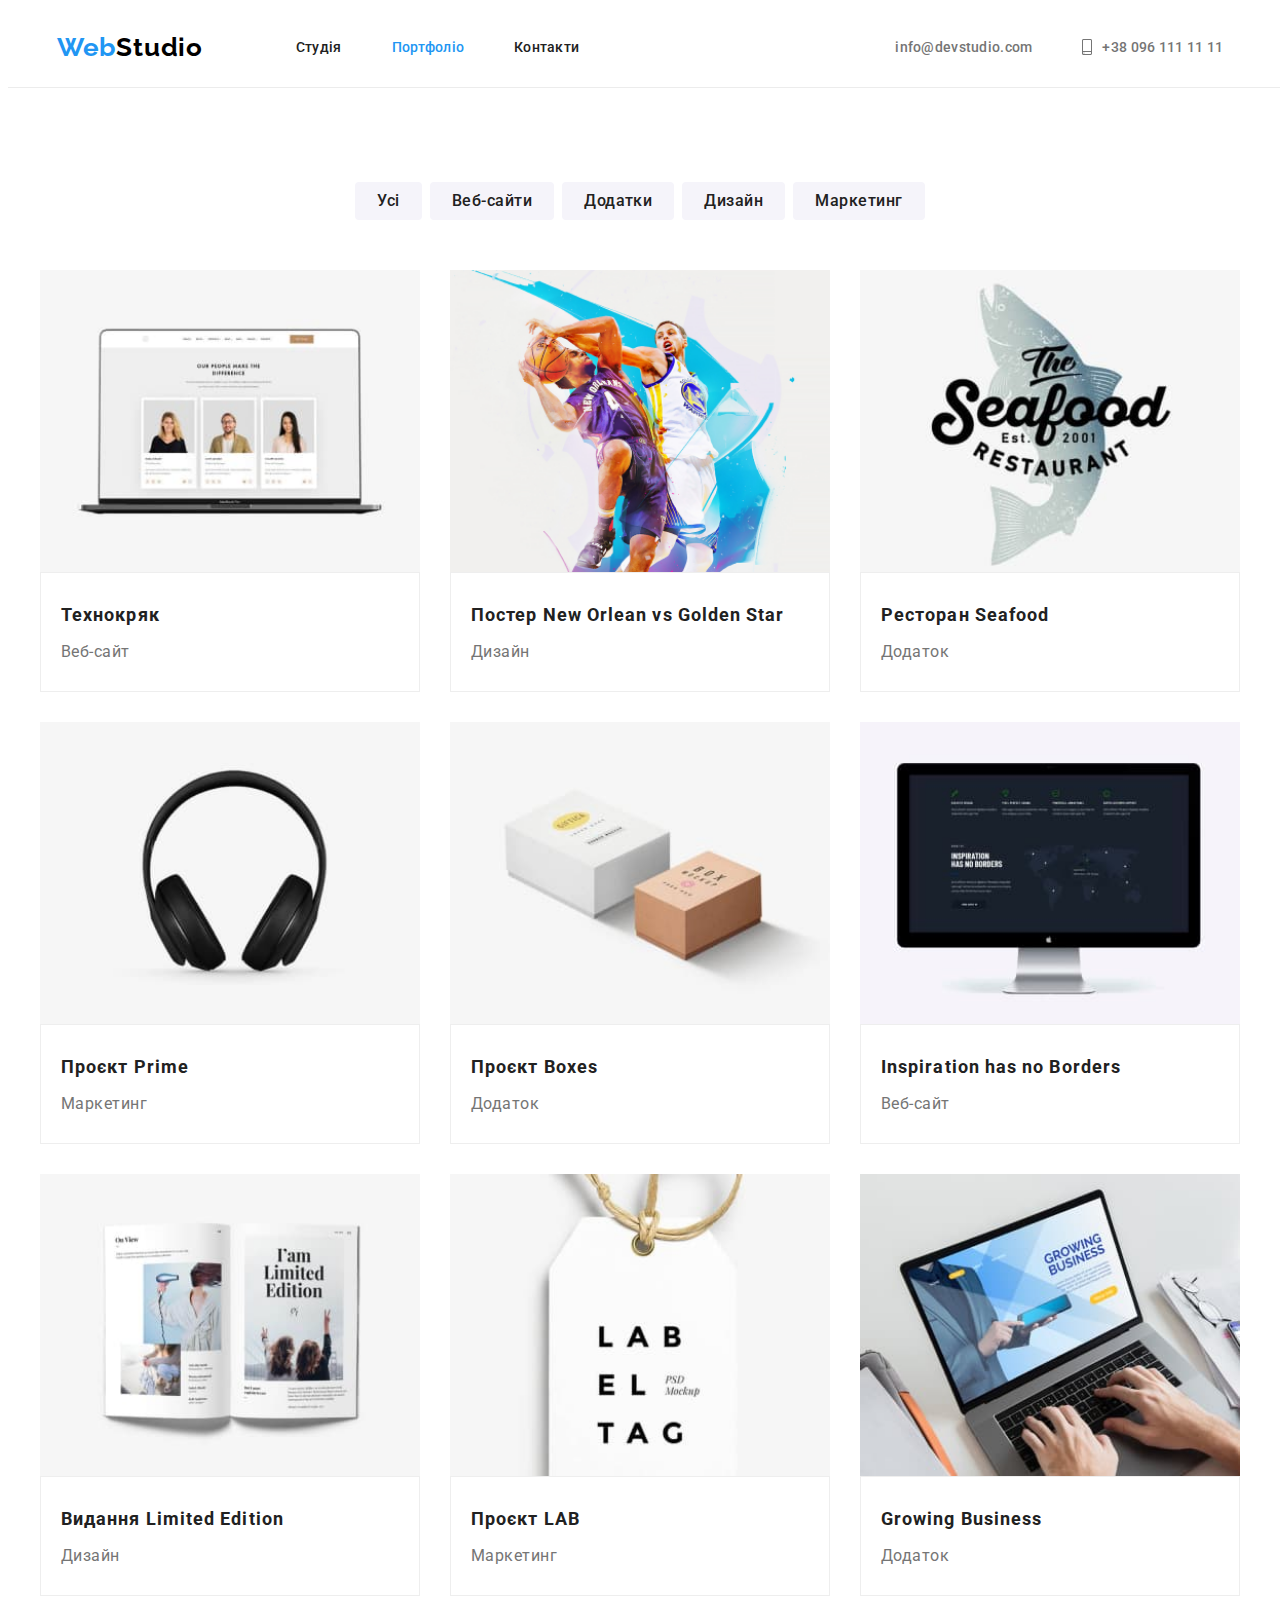
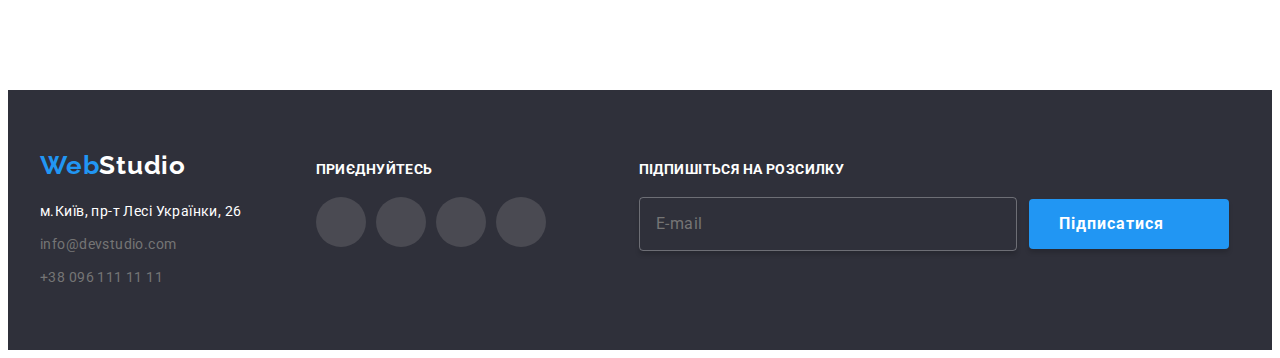
<file: pages/portfolio.html>
<!DOCTYPE html>
<html lang="en">

<head>
    <meta charset="UTF-8">
    <meta name="viewport" content="width=device-width, initial-scale=1.0">
    <title>Document</title>
    <link rel="stylesheet" href="https://cdnjs.cloudflare.com/ajax/libs/modern-normalize/2.0.0/modern-normalize.min.css"
        integrity="sha512-4xo8blKMVCiXpTaLzQSLSw3KFOVPWhm/TRtuPVc4WG6kUgjH6J03IBuG7JZPkcWMxJ5huwaBpOpnwYElP/m6wg=="
        crossorigin="anonymous" referrerpolicy="no-referrer" />
    <link rel="preconnect" href="https://fonts.googleapis.com">
    <link rel="preconnect" href="https://fonts.gstatic.com" crossorigin>
    <link
        href="https://fonts.googleapis.com/css2?family=Raleway:ital,wght@0,100..900;1,100..900&family=Roboto:ital,wght@0,100;0,300;0,400;0,500;0,700;0,900;1,100;1,300;1,400;1,500;1,700;1,900&display=swap"
        rel="stylesheet">
    <link rel="stylesheet" href="../css/reset.css">
    <link rel="stylesheet" href="../css/portfolio.css">
</head>

<body>
    <header class="header">
        <div class="container header-css">
            <a class="logo" href="../index.html"><span class="logo-span">Web</span>Studio</a>
            <nav class="header-nav">
                <ul class="nav-list">
                    <li class="nav-item"><a class="nav-link" href="../index.html">Студія</a></li>
                    <li class="nav-item"><a class="nav-link-2" href="../pages/portfolio.html">Портфоліо</a></li>
                    <li class="nav-item"><a class="nav-link" href="../pages/contact.html">Контакти</a></li>
                </ul>
            </nav>
            <ul class="header-list">
                <li class="header-item">
                    <a class="header-link" href="mailto:info@devstudio.com">
                        <svg class="header-img">
                            <use href="../images/symbol-defs.svg#icon-email" class="header-use"></use>
                        </svg>info@devstudio.com</a>
                </li>
                <li class="header-item">
                    <a class="header-link" href="tel:+380961111111">
                        <svg class="header-im">
                            <use href="../images/symbol-defs.svg#icon-smartphone" class="header-use"></use>
                        </svg>+38 096 111 11 11</a>
                </li>
            </ul>
        </div>
    </header>
    <div class="line"></div>
    <main>
        <section class="hero">
            <div class="container">
                <ul class="hero-list">
                    <li class="hero-item"><button class="hero-btn" type="button">Усі</button></li>
                    <li class="hero-item"><button class="hero-btn" type="button">Веб-сайти</button></li>
                    <li class="hero-item"><button class="hero-btn" type="button">Додатки</button></li>
                    <li class="hero-item"><button class="hero-btn" type="button">Дизайн</button></li>
                    <li class="hero-item"><button class="hero-btn" type="button">Маркетинг</button></li>
                </ul>
            </div>
        </section>
        <section class="portfolio">
            <div class="container">
                <ul class="portfolio-list">
                    <li class="portfolio-item">
                        <img class="portfolio-img" src="../images/comp-squoosh.jpg" alt="Ноутбук">
                        <div class="portfolio-div">
                            <h3 class="portfolio-name">Технокряк</h3>
                            <p class="portfolio-text">Веб-сайт</p>
                        </div>
                    </li>
                    <li class="portfolio-item">
                        <img class="portfolio-img" src="../images/basketball-squoosh.png" alt="Баскетбол">
                        <div class="portfolio-div">
                            <h3 class="portfolio-name">Постер New Orlean vs Golden Star</h3>
                            <p class="portfolio-text">Дизайн</p>
                        </div>
                    </li>
                    <li class="portfolio-item">
                        <img class="portfolio-img" src="../images/seafood-squoosh.jpg" alt="Риба">
                        <div class="portfolio-div">
                            <h3 class="portfolio-name">Ресторан Seafood</h3>
                            <p class="portfolio-text">Додаток</p>
                        </div>
                    </li>
                    <li class="portfolio-item">
                        <img class="portfolio-img" src="../images/naushnik-squoosh.jpg" alt="Наушники">
                        <div class="portfolio-div">
                            <h3 class="portfolio-name">Проєкт Prime</h3>
                            <p class="portfolio-text">Маркетинг</p>
                        </div>
                    </li>
                    <li class="portfolio-item">
                        <img class="portfolio-img" src="../images/boxes-squoosh.jpg" alt="Бокс">
                        <div class="portfolio-div">
                            <h3 class="portfolio-name">Проєкт Boxes</h3>
                            <p class="portfolio-text">Додаток</p>
                        </div>
                    </li>
                    <li class="portfolio-item">
                        <img class="portfolio-img" src="../images/computer2-squoosh.jpg" alt="Комп'ютер">
                        <div class="portfolio-div">
                            <h3 class="portfolio-name">Inspiration has no Borders</h3>
                            <p class="portfolio-text">Веб-сайт</p>
                        </div>
                    </li>
                    <li class="portfolio-item">
                        <img class="portfolio-img" src="../images/hon-squoosh.jpg" alt="Журнал">
                        <div class="portfolio-div">
                            <h3 class="portfolio-name">Видання Limited Edition</h3>
                            <p class="portfolio-text">Дизайн</p>
                        </div>
                    </li>
                    <li class="portfolio-item">
                        <img class="portfolio-img" src="../images/lab-squoosh.jpg" alt="Ітикетка">
                        <div class="portfolio-div">
                            <h3 class="portfolio-name">Проєкт LAB</h3>
                            <p class="portfolio-text">Маркетинг</p>
                        </div>
                    </li>
                    <li class="portfolio-item">
                        <img class="portfolio-img" src="../images/businnes-squoosh.jpg" alt="Бізнес">
                        <div class="portfolio-div">
                            <h3 class="portfolio-name">Growing Business</h3>
                            <p class="portfolio-text">Додаток</p>
                        </div>
                    </li>
                </ul>
            </div>
        </section>
    </main>
    <footer class="footer">
        <div class="container footer-fv">
            <div class="footer-div">
                <a class="footer-logo" href="../index.html"><span class="footer-logo-span">Web</span>Studio</a>
                <address class="address">
                    <a class="address-text" target="_blank"
                        href="https://www.google.com/maps/place/%D1%83%D0%BB.+%D0%9B%D0%B5%D1%81%D0%B8+%D0%A3%D0%BA%D1%80%D0%B0%D0%B8%D0%BD%D0%BA%D0%B8,+26,+%D0%9A%D0%B8%D0%B5%D0%B2,+02000/@50.5190802,30.4385136,17z/data=!3m1!4b1!4m6!3m5!1s0x40d4d29b9e369069:0xff64663a5fd75cd5!8m2!3d50.5190802!4d30.4385136!16s%2Fg%2F11hz60_tnl?entry=ttu">м.Київ,
                        пр-т Лесі Українки, 26</a>
                    <ul class="address-list">
                        <li class="address-item"><a class="address-link"
                                href="maito:info@devstudio.com">info@devstudio.com</a></li>
                        <li class="address-item"><a class="address-link" href="tel:+380961111111">+38 096 111 11 11</a>
                        </li>
                    </ul>
                </address>
            </div>
            <div class="footer-dv">
                <section class="social-section">
                    <h2 class="social-text">Приєднуйтесь</h2>
                    <div class="social-icons">
                        <a target="_blank" href="" class="social-icon">
                            <svg class="footer-svg">
                                <use href="" class="footer-use"></use>
                            </svg>
                        </a>
                        <a target="_blank" href="https://www.twitter.com/" class="social-icon">
                            <svg class="footer-svg">
                                <use href="" class="footer-use"></use>
                            </svg>
                        </a>
                        <a target="_blank" href="https://www.facebook.com/" class="social-icon">
                            <svg class="footer-svg">
                                <use href="" class="footer-use"></use>
                            </svg>
                        </a>
                        <a target="_blank" href="https://ua.linkedin.com/" class="social-icon">
                            <svg class="footer-svg">
                                <use href="" class="footer-use"></use>
                            </svg>
                        </a>
                    </div>
                </section>
            </div>
            <div class="form">
                <p class="form-p">Підпишіться на розсилку</p>
                <form class="form-form">
                    <lable class="form-lable">
                        <input required placeholder="E-mail" type="text" class="form-input">
                        <button type="submit" class="form-btn">Підписатися
                            <svg class="form-svg">
                                <use href=""></use>
                            </svg>
                        </button>
                    </lable>
                </form>
            </div>
        </div>
    </footer>
</body>

</html>
</file>
<file: css/portfolio.css>
:root {
    --logo-color: #000;
    --accent-color: #2196F3;
    --title-color: #212121;
    --added-text: #757575;
    --main-backround: #FFF;
    --team-backround: #F5F4FA;
    --footer-backround: #2F303A;
    --footer-number: rgba(255, 255, 255, 0.60);
    --line-color: #ECECEC;
    --background: #EEE;
}

.portfolio-div {
    border: 1px solid var(--background);
    padding: 24px 20px;
}

.line {
    background: var(--line-color);
    width: 1500px;
    height: 1px;
}

.container {
    width: 1200px;
    margin: 0 auto;
    padding: 0 15px;
}

.header {
    padding-top: 24px;
    padding-bottom: 25px;
}

.header-css {
    display: flex;
    justify-content: center;
    align-items: center;
}

.header-list {
    display: flex;
    gap: 50px;
}

.hero {
    padding-top: 94px;
    padding-bottom: 50px;
}

.hero-list {
    display: flex;
    gap: 8px;
    justify-content: center;
}

.portfolio {
    padding-bottom: 94px;
}

.footer {
    background: var(--footer-backround);
    padding-top: 60px;
    padding-bottom: 60px;
}

.footer-div {
    margin-right: 74px;
}

.logo {
    color: var(--logo-color);
    font-family: Raleway;
    font-size: 26px;
    font-style: normal;
    font-weight: 700;
    line-height: normal;
    letter-spacing: 0.78px;
    margin-right: 93px;
}

.logo-span {
    color: var(--accent-color);
    font-family: Raleway;
    font-size: 26px;
    font-style: normal;
    font-weight: 700;
    letter-spacing: 0.78px;
}

.nav-list {
    display: flex;
    gap: 50px;
    margin-right: 290px;
}

.nav-link-2 {
    color: var(--accent-color);
    font-family: Roboto;
    font-size: 14px;
    font-style: normal;
    font-weight: 500;
    line-height: normal;
    letter-spacing: 0.28px;
}

.nav-link-2:hover {
    color: var(--accent-color);
}

.nav-link {
    color: var(--title-color);
    font-family: Roboto;
    font-size: 14px;
    font-style: normal;
    font-weight: 500;
    letter-spacing: 0.28px;
}

.nav-link:hover,
:focus {
    color: var(--accent-color);
}


.header-list {
    display: flex;
}

.header-link {
    display: flex;
    align-items: center;
}

.header-img {
    width: 16px;
    height: 12px;
    margin-right: 10px;
    fill: var(--added-text);
}

.header-im {
    width: 10px;
    height: 16px;
    margin-right: 10px;
    fill: var(--added-text);
}

.header-link {
    color: var(--added-text);
    font-family: Roboto;
    font-size: 14px;
    font-style: normal;
    font-weight: 500;
    letter-spacing: 0.28px;
}

.header-item:hover,
:focus {

    .header-img,
    .header-im {
        fill: var(--accent-color);
    }

    .header-link {
        color: var(--accent-color);
    }
}

.header-link:hover {
    color: var(--accent-color);
}

.hero-btn {
    border-radius: 4px;
    background: var(--team-backround);
    color: var(--title-color);
    text-align: center;
    font-family: Roboto;
    font-size: 16px;
    font-style: normal;
    font-weight: 500;
    line-height: 1.625;
    letter-spacing: 0.48px;
    padding-top: 6px;
    padding-bottom: 6px;
    padding-left: 22px;
    padding-right: 22px;
    border: none;
}

.hero-btn:hover {
    border-radius: 4px;
    background: var(--accent-color);
    box-shadow: 0px 3px 1px 0px rgba(0, 0, 0, 0.10), 0px 1px 2px 0px rgba(0, 0, 0, 0.08), 0px 2px 2px 0px rgba(0, 0, 0, 0.12);
    color: var(--main-backround);
    text-align: center;
    font-family: Roboto;
    font-size: 16px;
    font-style: normal;
    font-weight: 500;
    line-height: 1.625;
    letter-spacing: 0.48px;
}

.hero-btn:focus {
    border-radius: 4px;
    background: var(--accent-color);
    box-shadow: 0px 3px 1px 0px rgba(0, 0, 0, 0.10), 0px 1px 2px 0px rgba(0, 0, 0, 0.08), 0px 2px 2px 0px rgba(0, 0, 0, 0.12);
    color: var(--main-backround);
    text-align: center;
    font-family: Roboto;
    font-size: 16px;
    font-style: normal;
    font-weight: 500;
    line-height: 1.625;
    letter-spacing: 0.48px;
}

.portfolio-item {
    flex-basis: calc((100% - 60px) / 3);
}

.portfolio-item:hover {
    box-shadow: 0px 1px 1px 0px rgba(0, 0, 0, 0.12), 0px 4px 4px 0px rgba(0, 0, 0, 0.06), 1px 4px 6px 0px rgba(0, 0, 0, 0.16);
}

.portfolio-img {
    width: 100%;
}

.portfolio-name {
    color: var(--title-color);
    font-family: Roboto;
    font-size: 18px;
    font-style: normal;
    font-weight: 700;
    line-height: 2;
    letter-spacing: 1.08px;
    margin-bottom: 4px;
}

.portfolio-text {
    color: var(--added-text);
    font-family: Roboto;
    font-size: 16px;
    font-style: normal;
    font-weight: 400;
    line-height: 1.875;
    letter-spacing: 0.48px;
}

.portfolio-list {
    display: flex;
    flex-wrap: wrap;
    gap: 30px;
}

.address {
    margin-top: 20px;
    font-style: normal;
}

.address-item {
    margin-top: 9px;
}

.address-list {
    margin-top: 9px;
}

.address-text {
    color: var(--main-backround);
    font-family: Roboto;
    font-size: 14px;
    font-weight: 400;
    line-height: 1.71;
    letter-spacing: 0.42px;
}

.address-link {
    color: var(--added-text);
    font-family: Roboto;
    font-size: 14px;
    font-style: normal;
    font-weight: 400;
    line-height: 1.71;
    letter-spacing: 0.42px;
}

.footer-logo-span {
    color: var(--accent-color);
    font-family: Raleway;
    font-size: 26px;
    font-style: normal;
    font-weight: 700;
    letter-spacing: 0.78px;
}

.footer-logo {
    color: var(--main-backround);
    font-family: Raleway;
    font-size: 26px;
    font-style: normal;
    font-weight: 700;
    letter-spacing: 0.78px;
}

.social-section {
    margin-right: 93px;
}

.social-text {
    color: #FFF;
    font-family: Roboto;
    font-size: 14px;
    font-style: normal;
    font-weight: 700;
    line-height: normal;
    letter-spacing: 0.42px;
    text-transform: uppercase;
    margin-bottom: 20px;
}

.social-icons {
    display: flex;
    justify-content: center;
    gap: 10px;
}

.social-icon {
    width: 50px;
    height: 50px;
    border-radius: 50%;
    background-color: #4a4a52;
    display: flex;
    justify-content: center;
    align-items: center;
}

.social-icon {
    width: 50px;
    height: 50px;
    border-radius: 50%;
    display: flex;
    justify-content: center;
    align-items: center;
}

.social-icon:hover {
    background-color: #2196F3;
}

.social-icon:focus {
    background-color: #2196F3;
}

.footer-svg {
    width: 20px;
    height: 20px;
    margin-top: 32px;
    margin: 12px;
    fill: #FFFFFF;
}

.footer-fv {
    display: flex;
    align-items: baseline;
}

.form-p {
    color: #FFF;
    font-family: Roboto;
    font-size: 14px;
    font-weight: 700;
    letter-spacing: 0.42px;
    text-transform: uppercase;
}

.form-lable {
    display: flex;
    justify-content: center;
    align-items: center;
    gap: 12px;
    margin-top: 20px;
}

.form-input {
    display: flex;
    flex-direction: column;
    justify-content: center;
    color: rgba(255, 255, 255, 0.60);
    font-family: Roboto;
    font-size: 16px;
    font-style: normal;
    font-weight: 400;
    line-height: 125%;
    letter-spacing: 0.48px;
    width: 358px;
    height: 50px;
    border-radius: 4px;
    border: 1px solid rgba(255, 255, 255, 0.30);
    background: rgba(33, 150, 243, 0.00);
    box-shadow: 0px 4px 4px 0px rgba(0, 0, 0, 0.15);
    padding-left: 16px;
}

.form-btn {
    color: #FFF;
    text-align: center;
    font-family: Roboto;
    font-size: 16px;
    font-style: normal;
    font-weight: 700;
    line-height: 187%;
    letter-spacing: 0.96px;
    border-radius: 4px;
    background: #2196F3;
    box-shadow: 0px 4px 4px 0px rgba(0, 0, 0, 0.15);
    width: 200px;
    height: 50px;
    border: none;
    display: flex;
    align-items: center;
    justify-content: center;
    gap: 10px;
}

.form-svg {
    width: 24px;
    height: 24px;
    fill: #FFF;
}
</file>
